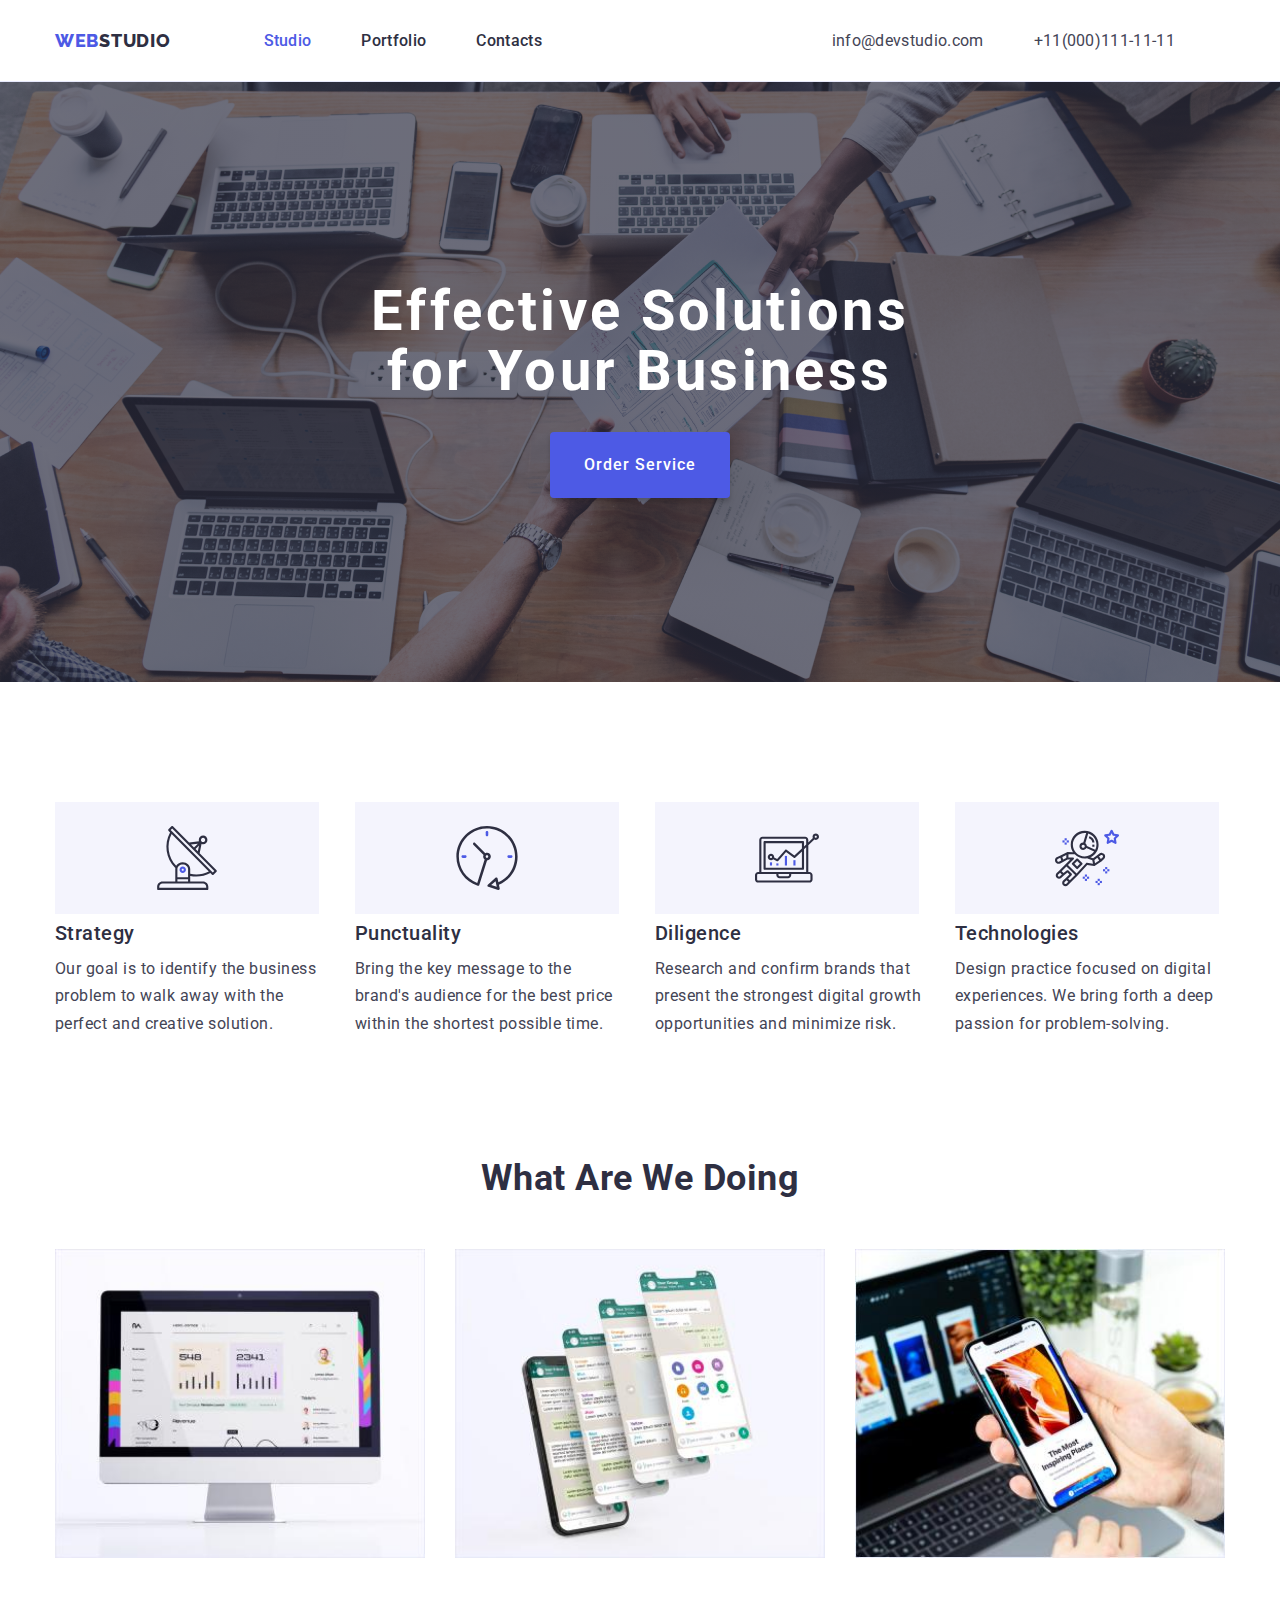
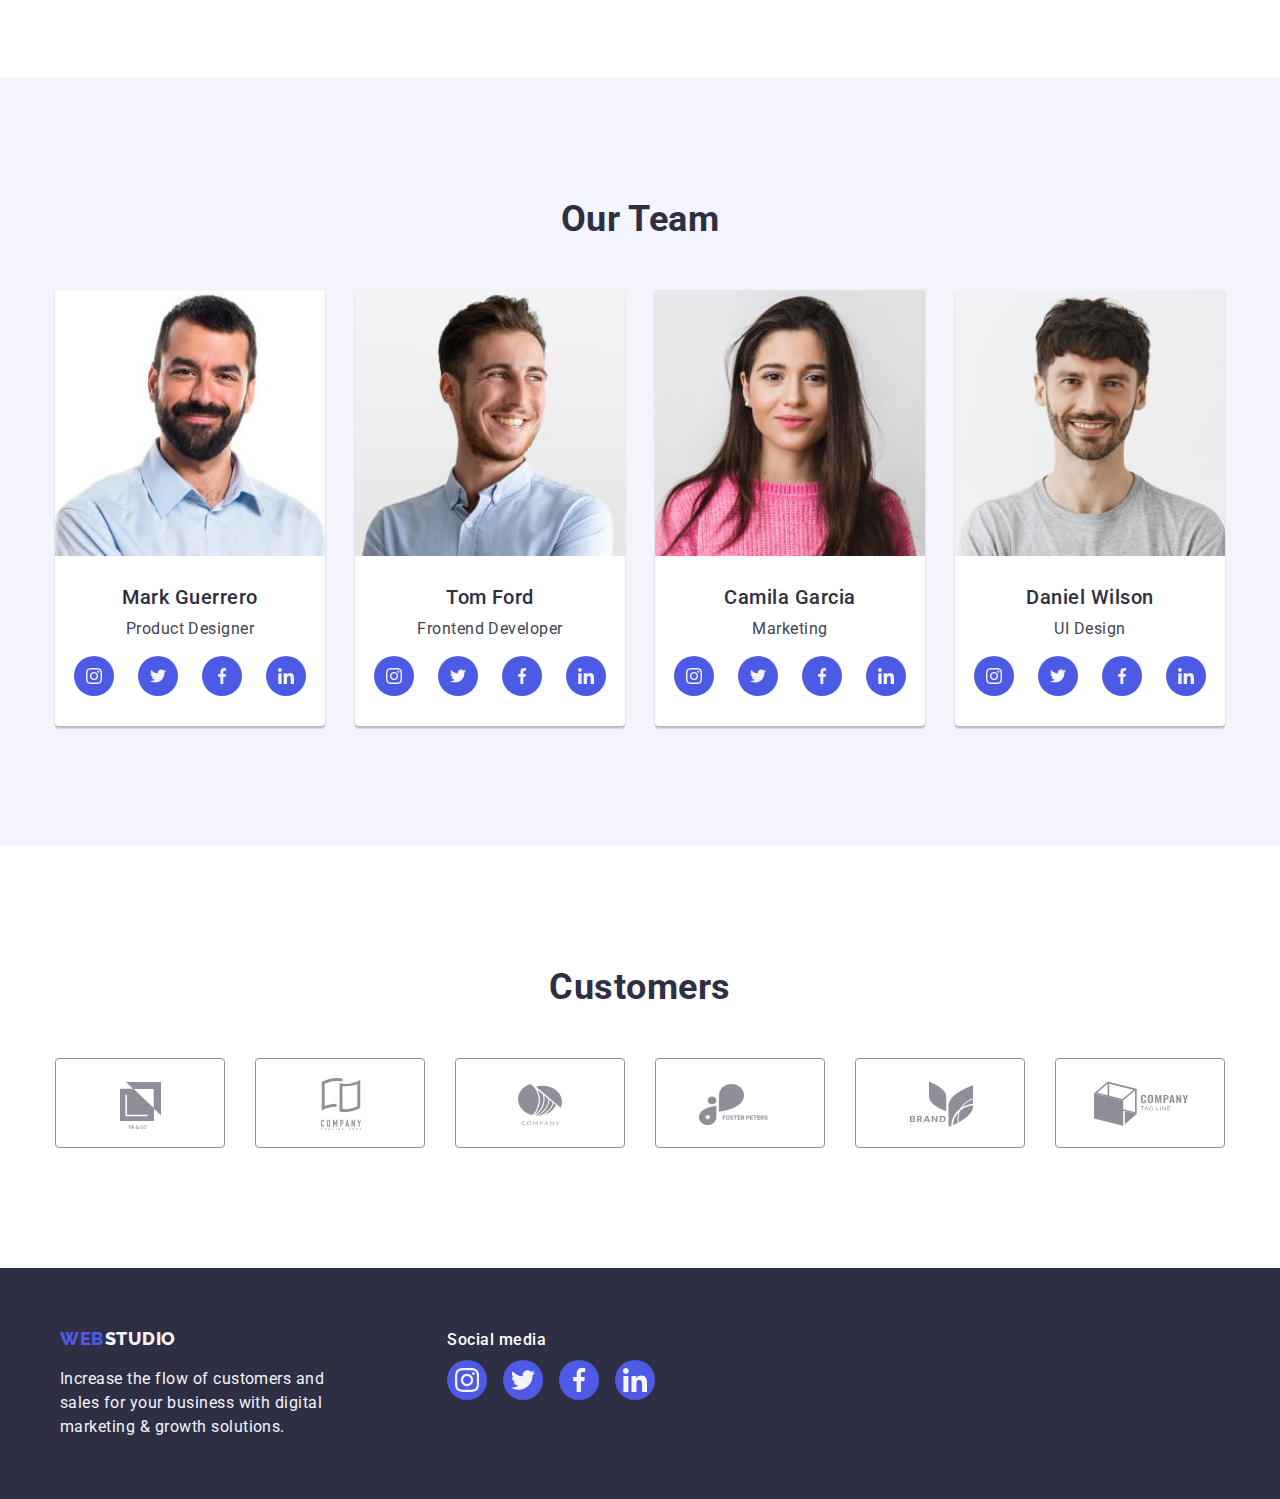
<file: index.html>
<!DOCTYPE html>
<html>
  <head>
    <meta charset="UTF-8" />
    <meta name="viewport" content="width=device-width, initial-scale=1.0" />
    <title>Studio</title>

    <!--FONTS-->
    <link rel="preconnect" href="https://fonts.googleapis.com" />
    <link rel="preconnect" href="https://fonts.gstatic.com" crossorigin />
    <link
      href="https://fonts.googleapis.com/css2?family=Raleway:wght@800&family=Roboto:wght@400;500;700;900&display=swap"
      rel="stylesheet"
    />

    <!--CSS Normalizer-->
    <link
      rel="stylesheet"
      href="https://cdnjs.cloudflare.com/ajax/libs/modern-normalize/2.0.0/modern-normalize.min.css"
    />

    <!--CSS-->
    <link rel="stylesheet" href="./css/styles.css" />
  </head>
  <body>
    <!--Header-->
    <header class="page-header">
      <div class="container menu">
        <nav class="navigation">
          <a class="logo-link" href="./index.html"
            ><span class="logo">WEB</span><span class="studio">STUDIO</span></a
          >
          <ul class="nav-menu list">
            <li class="item">
              <a class="page current link" href="./index.html">Studio</a>
            </li>
            <li class="item">
              <a class="page link" href="./portfolio.html">Portfolio</a>
            </li>
            <li class="item">
              <a class="page link" href="#">Contacts</a>
            </li>
          </ul>
        </nav>

        <ul class="contacts-menu list">
          <li class="item">
            <a class="contact link" href="mailto:info@devstudio.com"
              >info@devstudio.com</a
            >
          </li>
          <li class="item">
            <a class="contact link" href="tel:+110001111111"
              >+11(000)111-11-11</a
            >
          </li>
        </ul>
      </div>
    </header>

    <main>
      <!--Hero Section-->
      <section class="hero">
        <div class="container">
          <h1 class="hero-title">
            Effective Solutions<br />
            for Your Business
          </h1>
          <button class="button primary" type="button">Order Service</button>
        </div>
      </section>

      <!--Benefits Section-->
      <section class="section">
        <div class="container">
          <ul class="benefits list">
            <li class="item">
              <div class="icon">
                <svg class="benefits-item-icon" width="64" height="64">
                  <use href="./images/icons.svg#antenna"></use>
                </svg>
              </div>
              <h3 class="title">Strategy</h3>
              <p class="description">
                Our goal is to identify the business<br />problem to walk away
                with the<br />perfect and creative solution.
              </p>
            </li>
            <li class="item">
              <div class="icon">
                <svg class="benefits-item-icon" width="64" height="64">
                  <use href="./images/icons.svg#clock"></use>
                </svg>
              </div>
              <h3 class="title">Punctuality</h3>
              <p class="description">
                Bring the key message to the<br />brand's audience for the best
                price<br />within the shortest possible time.
              </p>
            </li>
            <li class="item">
              <div class="icon">
                <svg class="benefits-item-icon" width="64" height="64">
                  <use href="./images/icons.svg#diagram"></use>
                </svg>
              </div>
              <h3 class="title">Diligence</h3>
              <p class="description">
                Research and confirm brands that<br />present the strongest
                digital growth<br />opportunities and minimize risk.
              </p>
            </li>
            <li class="item">
              <div class="icon">
                <svg class="benefits-item-icon" width="64" height="64">
                  <use href="./images/icons.svg#astronaut"></use>
                </svg>
              </div>
              <h3 class="title">Technologies</h3>
              <p class="description">
                Design practice focused on digital<br />experiences. We bring
                forth a deep<br />passion for problem-solving.
              </p>
            </li>
          </ul>
        </div>
      </section>
      <!--What We Do Section-->
      <section class="section no-top-padding">
        <div class="container">
          <h2 class="section-title">What Are We Doing</h2>
          <ul class="what-we-do list">
            <li class="item">
              <img
                src="./images/img-1.jpg"
                alt="monitor"
                width="370"
                height="294"
                class="image"
              />
            </li>
            <li class="item">
              <img
                src="./images/img-2.jpg"
                alt="mobile phone"
                width="370"
                height="294"
                class="image"
              />
            </li>
            <li class="item">
              <img
                src="./images/img-3.jpg"
                alt="mobile and laptop"
                width="370"
                height="294"
                class="image"
              />
            </li>
          </ul>
        </div>
      </section>

      <!--Team Section-->
      <section class="section bg-team">
        <div class="container">
          <h2 class="section-title">Our Team</h2>
          <ul class="team list">
            <li class="item">
              <img
                src="./images/img-4.jpg"
                alt="Mark Guerrero"
                width="270"
                height="260"
                class="image"
              />
              <h3 class="name">Mark Guerrero</h3>
              <p class="position">Product Designer</p>
              <ul class="social-team list">
                <li class="icon-item">
                  <a
                    class="link"
                    href="https://www.instagram.com/"
                    target="_blank"
                    rel="noopener noreferrer"
                    aria-label="Link to Instagram"
                    ><svg class="icon" width="16" height="16">
                      <use href="./images/icons.svg#icon-instagram"></use></svg
                  ></a>
                </li>
                <li class="icon-item">
                  <a
                    class="link"
                    href="https://twitter.com/"
                    target="_blank"
                    rel="noopener noreferrer"
                    aria-label="Link to Twitter"
                    ><svg class="icon" width="16" height="16">
                      <use href="./images/icons.svg#icon-twitter"></use></svg
                  ></a>
                </li>
                <li class="icon-item">
                  <a
                    class="link"
                    href="https://www.facebook.com/"
                    target="_blank"
                    rel="noopener noreferrer"
                    aria-label="Link to Facebook"
                    ><svg class="icon" width="16" height="16">
                      <use href="./images/icons.svg#icon-facebook"></use></svg
                  ></a>
                </li>
                <li class="icon-item">
                  <a
                    class="link"
                    href="https://www.linkedin.com/"
                    target="_blank"
                    rel="noopener noreferrer"
                    aria-label="Link to Linkedin"
                    ><svg class="icon" width="16" height="16">
                      <use href="./images/icons.svg#icon-linkedin"></use></svg
                  ></a>
                </li>
              </ul>
            </li>
            <li class="item">
              <img
                src="./images/img-5.jpg"
                alt="Tom Ford"
                width="270"
                height="260"
                class="image"
              />
              <h3 class="name">Tom Ford</h3>
              <p class="position">Frontend Developer</p>
              <ul class="social-team list">
                <li class="icon-item">
                  <a
                    class="link"
                    href="https://www.instagram.com/"
                    target="_blank"
                    rel="noopener noreferrer"
                    aria-label="Link to Instagram"
                    ><svg class="icon" width="16" height="16">
                      <use href="./images/icons.svg#icon-instagram"></use></svg
                  ></a>
                </li>
                <li class="icon-item">
                  <a
                    class="link"
                    href="https://twitter.com/"
                    target="_blank"
                    rel="noopener noreferrer"
                    aria-label="Link to Twitter"
                    ><svg class="icon" width="16" height="16">
                      <use href="./images/icons.svg#icon-twitter"></use></svg
                  ></a>
                </li>
                <li class="icon-item">
                  <a
                    class="link"
                    href="https://www.facebook.com/"
                    target="_blank"
                    rel="noopener noreferrer"
                    aria-label="Link to Facebook"
                    ><svg class="icon" width="16" height="16">
                      <use href="./images/icons.svg#icon-facebook"></use></svg
                  ></a>
                </li>
                <li class="icon-item">
                  <a
                    class="link"
                    href="https://www.linkedin.com/"
                    target="_blank"
                    rel="noopener noreferrer"
                    aria-label="Link to Linkedin"
                    ><svg class="icon" width="16" height="16">
                      <use href="./images/icons.svg#icon-linkedin"></use></svg
                  ></a>
                </li>
              </ul>
            </li>
            <li class="item">
              <img
                src="./images/img-6.jpg"
                alt="Camila Garcia"
                width="270"
                height="260"
                class="image"
              />
              <h3 class="name">Camila Garcia</h3>
              <p class="position">Marketing</p>
              <ul class="social-team list">
                <li class="icon-item">
                  <a
                    class="link"
                    href="https://www.instagram.com/"
                    target="_blank"
                    rel="noopener noreferrer"
                    aria-label="Link to Instagram"
                    ><svg class="icon" width="16" height="16">
                      <use href="./images/icons.svg#icon-instagram"></use></svg
                  ></a>
                </li>
                <li class="icon-item">
                  <a
                    class="link"
                    href="https://twitter.com/"
                    target="_blank"
                    rel="noopener noreferrer"
                    aria-label="Link to Twitter"
                    ><svg class="icon" width="16" height="16">
                      <use href="./images/icons.svg#icon-twitter"></use></svg
                  ></a>
                </li>
                <li class="icon-item">
                  <a
                    class="link"
                    href="https://www.facebook.com/"
                    target="_blank"
                    rel="noopener noreferrer"
                    aria-label="Link to Facebook"
                    ><svg class="icon" width="16" height="16">
                      <use href="./images/icons.svg#icon-facebook"></use></svg
                  ></a>
                </li>
                <li class="icon-item">
                  <a
                    class="link"
                    href="https://www.linkedin.com/"
                    target="_blank"
                    rel="noopener noreferrer"
                    aria-label="Link to Linkedin"
                    ><svg class="icon" width="16" height="16">
                      <use href="./images/icons.svg#icon-linkedin"></use></svg
                  ></a>
                </li>
              </ul>
            </li>
            <li class="item">
              <img
                src="./images/img-7.jpg"
                alt="Daniel Wilson"
                width="270"
                height="260"
                class="image"
              />
              <h3 class="name">Daniel Wilson</h3>
              <p class="position">UI Design</p>
              <ul class="social-team list">
                <li class="icon-item">
                  <a
                    class="link"
                    href="https://www.instagram.com/"
                    target="_blank"
                    rel="noopener noreferrer"
                    aria-label="Link to Instagram"
                    ><svg class="icon" width="16" height="16">
                      <use href="./images/icons.svg#icon-instagram"></use></svg
                  ></a>
                </li>
                <li class="icon-item">
                  <a
                    class="link"
                    href="https://twitter.com/"
                    target="_blank"
                    rel="noopener noreferrer"
                    aria-label="Link to Twitter"
                    ><svg class="icon" width="16" height="16">
                      <use href="./images/icons.svg#icon-twitter"></use></svg
                  ></a>
                </li>
                <li class="icon-item">
                  <a
                    class="link"
                    href="https://www.facebook.com/"
                    target="_blank"
                    rel="noopener noreferrer"
                    aria-label="Link to Facebook"
                    ><svg class="icon" width="16" height="16">
                      <use href="./images/icons.svg#icon-facebook"></use></svg
                  ></a>
                </li>
                <li class="icon-item">
                  <a
                    class="link"
                    href="https://www.linkedin.com/"
                    target="_blank"
                    rel="noopener noreferrer"
                    aria-label="Link to Linkedin"
                    ><svg class="icon" width="16" height="16">
                      <use href="./images/icons.svg#icon-linkedin"></use></svg
                  ></a>
                </li>
              </ul>
            </li>
          </ul>
        </div>
      </section>

      <!--Customer Section-->
      <section class="section">
        <div class="container">
          <h2 class="section-title">Customers</h2>
          <ul class="partners list">
            <li class="item">
              <a href="" class="link" aria-label="Client 1">
                <svg class="icon" width="104" height="56">
                  <use href="./images/icons.svg#icon1-customer"></use>
                </svg>
              </a>
            </li>
            <li class="item">
              <a href="" class="link" aria-label="Client 1">
                <svg class="icon" width="104" height="56">
                  <use href="./images/icons.svg#icon2-customer"></use>
                </svg>
              </a>
            </li>
            <li class="item">
              <a href="" class="link" aria-label="Client 1">
                <svg class="icon" width="104" height="56">
                  <use href="./images/icons.svg#icon3-customer"></use>
                </svg>
              </a>
            </li>
            <li class="item">
              <a href="" class="link" aria-label="Client 1">
                <svg class="icon" width="104" height="56">
                  <use href="./images/icons.svg#icon4-customer"></use>
                </svg>
              </a>
            </li>
            <li class="item">
              <a href="" class="link" aria-label="Client 1">
                <svg class="icon" width="104" height="56">
                  <use href="./images/icons.svg#icon5-customer"></use>
                </svg>
              </a>
            </li>
            <li class="item">
              <a href="" class="link" aria-label="Client 1">
                <svg class="icon" width="104" height="56">
                  <use href="./images/icons.svg#icon6-customer"></use>
                </svg>
              </a>
            </li>
          </ul>
        </div>
      </section>
    </main>

    <!--Footer-->
    <footer class="page-footer">
      <div class="container">
        <!--Main Footer-->
        <div class="footer">
          <!--Footer 1-->
          <div class="footer-address">
            <a class="logo-link" href="./index.html"
              ><span class="logo">WEB</span>
              <span class="studio-footer">STUDIO</span></a
            >
            <p class="footer-description">
              Increase the flow of customers and<br />sales for your business
              with digital<br />marketing & growth solutions.
            </p>
          </div>

          <!--Footer 2-->
          <div class="footer-block">
            <b class="footer-heading">Social media</b>
            <ul class="social-footer list">
              <li class="icon-item">
                <a
                  class="link"
                  href="https://www.instagram.com/"
                  target="_blank"
                  rel="noopener noreferrer"
                  aria-label="Link to Instagram"
                  ><svg class="icon" width="24" height="24">
                    <use href="./images/icons.svg#icon2-instagram"></use></svg
                ></a>
              </li>
              <li class="icon-item">
                <a
                  class="link"
                  href="https://www.twitter.com/"
                  target="_blank"
                  rel="noopener noreferrer"
                  aria-label="Link to Twitter"
                  ><svg class="icon" width="24" height="24">
                    <use href="./images/icons.svg#icon2-twitter"></use></svg
                ></a>
              </li>
              <li class="icon-item">
                <a
                  class="link"
                  href="https://www.facebook.com/"
                  target="_blank"
                  rel="noopener noreferrer"
                  aria-label="Link to Facebook"
                  ><svg class="icon" width="24" height="24">
                    <use href="./images/icons.svg#icon2-facebook"></use></svg
                ></a>
              </li>
              <li class="icon-item">
                <a
                  class="link"
                  href="https://www.linkedin.com/"
                  target="_blank"
                  rel="noopener noreferrer"
                  aria-label="Link to Linkedin"
                  ><svg class="icon" width="24" height="24">
                    <use href="./images/icons.svg#icon2-linkedin"></use></svg
                ></a>
              </li>
            </ul>
          </div>
        </div>
      </div>
    </footer>
  </body>
</html>
</file>
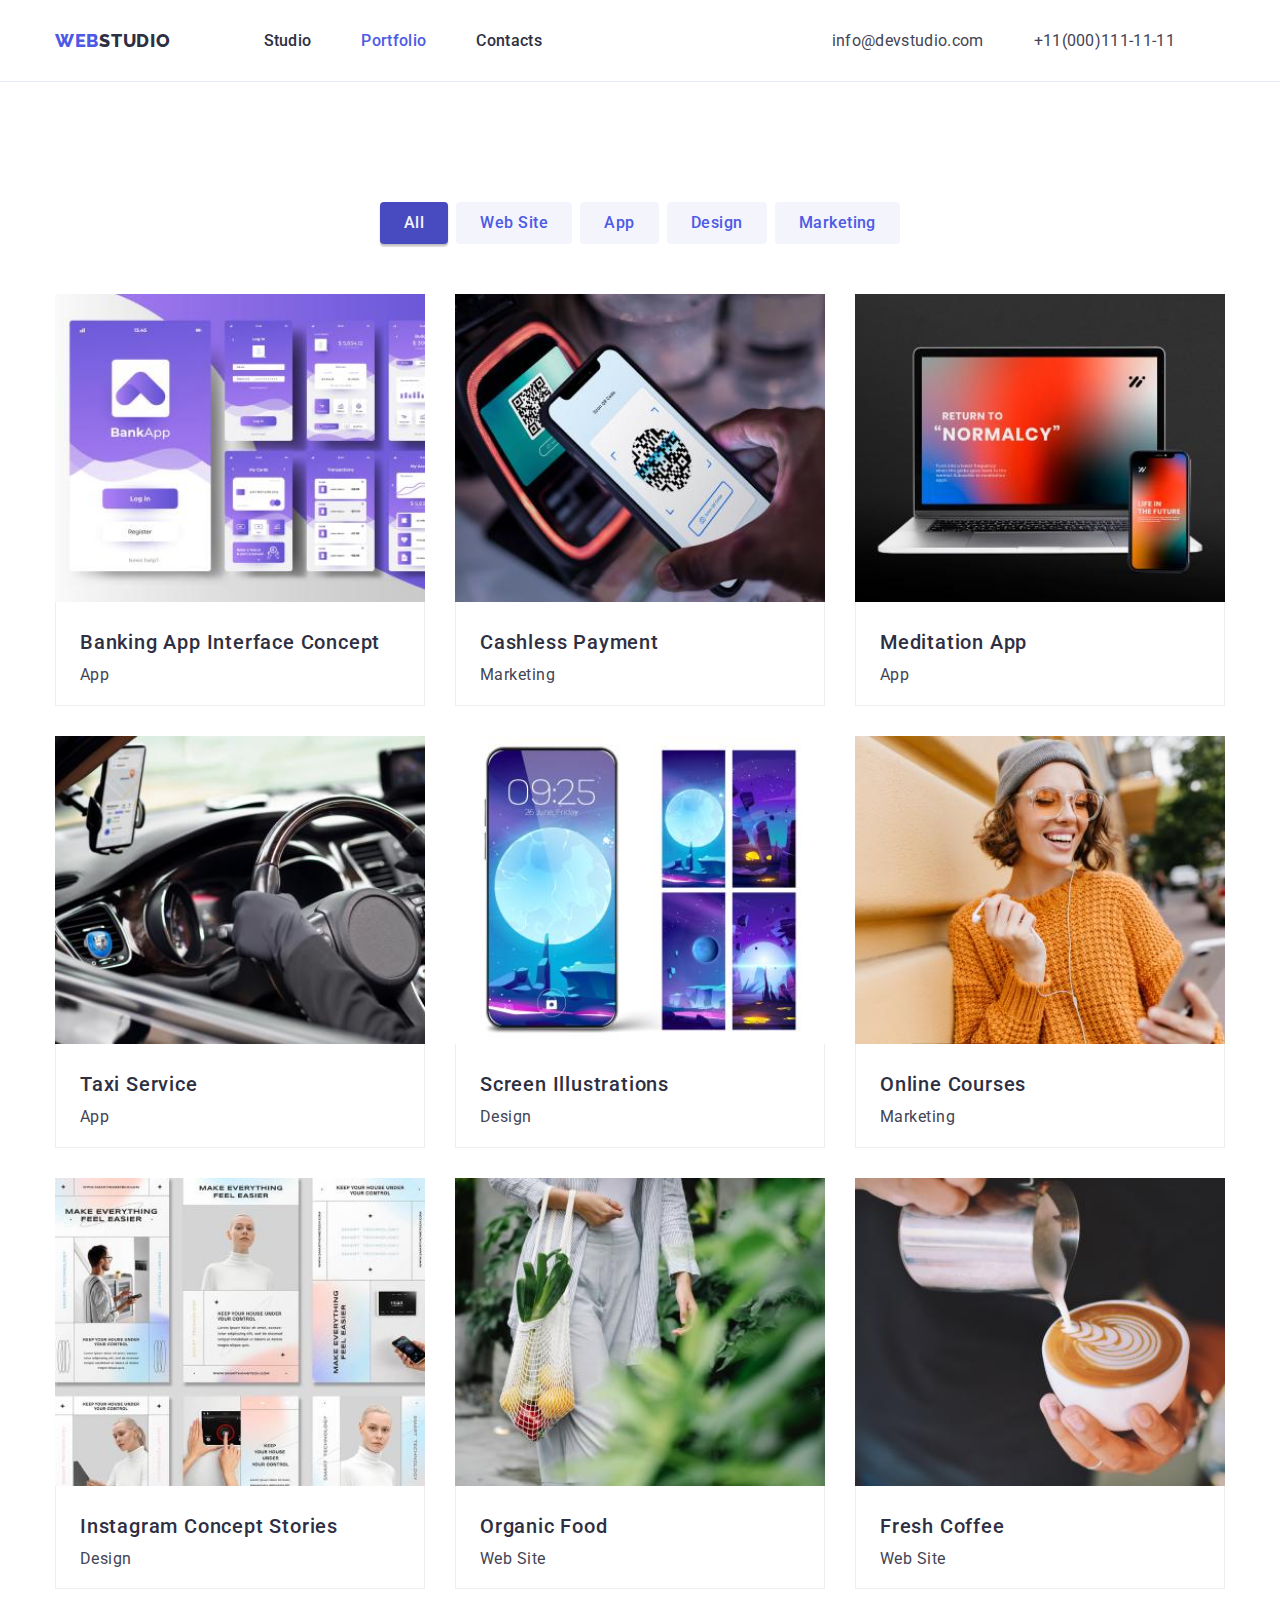
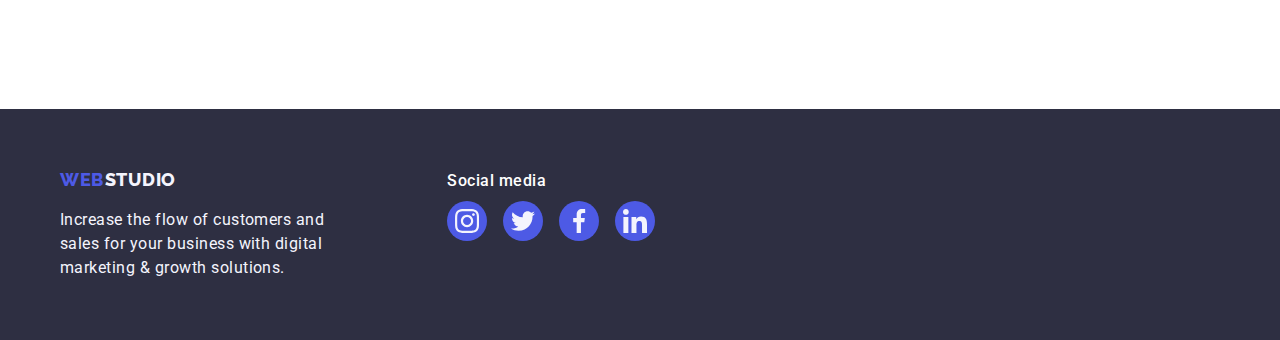
<file: portfolio.html>
<!DOCTYPE html>
<html>
  <head>
    <meta charset="UTF-8" />
    <meta name="viewport" content="width=device-width, initial-scale=1.0" />
    <title>Portfolio</title>

    <!--FONTS-->
    <link rel="preconnect" href="https://fonts.googleapis.com" />
    <link rel="preconnect" href="https://fonts.gstatic.com" crossorigin />
    <link
      href="https://fonts.googleapis.com/css2?family=Raleway:wght@800&family=Roboto:wght@400;500;700;900&display=swap"
      rel="stylesheet"
    />

    <!--CSS Normalizer-->
    <link
      rel="stylesheet"
      href="https://cdnjs.cloudflare.com/ajax/libs/modern-normalize/2.0.0/modern-normalize.min.css"
    />

    <!--CSS-->
    <link rel="stylesheet" href="./css/styles.css" />
  </head>
  <body>
    <!--Header-->
    <header class="page-header">
      <div class="container menu">
        <nav class="navigation">
          <a class="logo-link" href="./index.html"
            ><span class="logo">WEB</span><span class="studio">STUDIO</span></a
          >
          <ul class="nav-menu list">
            <li class="item">
              <a class="page link" href="./index.html">Studio</a>
            </li>
            <li class="item">
              <a class="page current link" href="./portfolio.html">Portfolio</a>
            </li>
            <li class="item">
              <a class="page link" href="#">Contacts</a>
            </li>
          </ul>
        </nav>

        <ul class="contacts-menu list">
          <li class="item">
            <a class="contact link" href="mailto:info@devstudio.com"
              >info@devstudio.com</a
            >
          </li>
          <li class="item">
            <a class="contact link" href="tel:+110001111111"
              >+11(000)111-11-11</a
            >
          </li>
        </ul>
      </div>
    </header>
    <main>
      <!--Buttons(Portfolio)-->
      <section class="section">
        <div class="container">
          <ul class="filters list">
            <li class="space">
              <button class="button filter current" type="button">All</button>
            </li>
            <li class="space">
              <button class="button filter" type="button">Web Site</button>
            </li>
            <li class="space">
              <button class="button filter" type="button">App</button>
            </li>
            <li class="space">
              <button class="button filter" type="button">Design</button>
            </li>
            <li class="space">
              <button class="button filter" type="button">Marketing</button>
            </li>
          </ul>

          <!--Portfolio-->
          <ul class="projects list">
            <li class="project-card">
              <a href="" class="project link">
                <img
                  src="./images/img-8.jpg"
                  alt="Banking App"
                  width="370"
                  height="294"
                  class="image"
                />
                <div class="substrate">
                  <h2 class="name">Banking App Interface Concept</h2>
                  <p class="type">App</p>
                </div>
              </a>
            </li>
            <li class="project-card">
              <a href="" class="project link">
                <img
                  src="./images/img-9.jpg"
                  alt="Cashless Payment"
                  width="370"
                  height="294"
                  class="image"
                />
                <div class="substrate">
                  <h2 class="name">Cashless Payment</h2>
                  <p class="type">Marketing</p>
                </div>
              </a>
            </li>
            <li class="project-card">
              <a href="" class="project link">
                <img
                  src="./images/img-10.jpg"
                  alt="Meditation App"
                  width="370"
                  height="294"
                  class="image"
                />
                <div class="substrate">
                  <h2 class="name">Meditation App</h2>
                  <p class="type">App</p>
                </div>
              </a>
            </li>
            <li class="project-card">
              <a href="" class="project link">
                <img
                  src="./images/img-11.jpg"
                  alt="Taxi Service"
                  width="370"
                  height="294"
                  class="image"
                />
                <div class="substrate">
                  <h2 class="name">Taxi Service</h2>
                  <p class="type">App</p>
                </div>
              </a>
            </li>
            <li class="project-card">
              <a href="" class="project link">
                <img
                  src="./images/img-12.jpg"
                  alt="Screen Illustrations"
                  width="370"
                  height="294"
                  class="image"
                />
                <div class="substrate">
                  <h2 class="name">Screen Illustrations</h2>
                  <p class="type">Design</p>
                </div>
              </a>
            </li>
            <li class="project-card">
              <a href="" class="project link">
                <img
                  src="./images/img-13.jpg"
                  alt="Online Courses"
                  width="370"
                  height="294"
                  class="image"
                />
                <div class="substrate">
                  <h2 class="name">Online Courses</h2>
                  <p class="type">Marketing</p>
                </div>
              </a>
            </li>
            <li class="project-card">
              <a href="" class="project link">
                <img
                  src="./images/img-14.jpg"
                  alt="Instagram Stories"
                  width="370"
                  height="294"
                  class="image"
                />
                <div class="substrate">
                  <h2 class="name">Instagram Concept Stories</h2>
                  <p class="type">Design</p>
                </div>
              </a>
            </li>
            <li class="project-card">
              <a href="" class="project link">
                <img
                  src="./images/img-15.jpg"
                  alt="Organic Food"
                  width="370"
                  height="294"
                  class="image"
                />
                <div class="substrate">
                  <h2 class="name">Organic Food</h2>
                  <p class="type">Web Site</p>
                </div>
              </a>
            </li>
            <li class="project-card">
              <a href="" class="project link">
                <img
                  src="./images/img-16.jpg"
                  alt="Coffee"
                  width="370"
                  height="294"
                  class="image"
                />
                <div class="substrate">
                  <h2 class="name">Fresh Coffee</h2>
                  <p class="type">Web Site</p>
                </div>
              </a>
            </li>
          </ul>
        </div>
      </section>
    </main>

    <!--Footer-->
    <footer class="page-footer">
      <div class="container">
        <!--Main Footer-->
        <div class="footer">
          <!--Footer 1-->
          <div class="footer-address">
            <a class="logo-link" href="./index.html"
              ><span class="logo">WEB</span>
              <span class="studio-footer">STUDIO</span></a
            >
            <p class="footer-description">
              Increase the flow of customers and<br />sales for your business
              with digital<br />marketing & growth solutions.
            </p>
          </div>

          <!--Footer 2-->
          <div class="footer-block">
            <b class="footer-heading">Social media</b>
            <ul class="social-footer list">
              <li class="icon-item">
                <a
                  class="link"
                  href="https://www.instagram.com/"
                  target="_blank"
                  rel="noopener noreferrer"
                  aria-label="Link to Instagram"
                  ><svg class="icon" width="24" height="24">
                    <use href="./images/icons.svg#icon2-instagram"></use></svg
                ></a>
              </li>
              <li class="icon-item">
                <a
                  class="link"
                  href="https://www.twitter.com/"
                  target="_blank"
                  rel="noopener noreferrer"
                  aria-label="Link to Twitter"
                  ><svg class="icon" width="24" height="24">
                    <use href="./images/icons.svg#icon2-twitter"></use></svg
                ></a>
              </li>
              <li class="icon-item">
                <a
                  class="link"
                  href="https://www.facebook.com/"
                  target="_blank"
                  rel="noopener noreferrer"
                  aria-label="Link to Facebook"
                  ><svg class="icon" width="24" height="24">
                    <use href="./images/icons.svg#icon2-facebook"></use></svg
                ></a>
              </li>
              <li class="icon-item">
                <a
                  class="link"
                  href="https://www.linkedin.com/"
                  target="_blank"
                  rel="noopener noreferrer"
                  aria-label="Link to Linkedin"
                  ><svg class="icon" width="24" height="24">
                    <use href="./images/icons.svg#icon2-linkedin"></use></svg
                ></a>
              </li>
            </ul>
          </div>
        </div>
      </div>
    </footer>
  </body>
</html>
</file>
<file: css/styles.css>
/* CSS Variables */

:root {
  --iris: #4d5ae5;
  --navyblue: #2e2f42;
  --cloud: #f4f4fd;
  --cornflower: #e7e9fc;
  --ocean: #484bbf;
  --slate: #434455;
  --white: #fff;
  --cloud: #f4f4fd;
  --green: #31d0a3;
  --lightslate: #8e8f99;
}

h1,
h2,
h3,
h4,
h5,
h6,
p {
  margin: 0;
}

html {
  box-sizing: border-box;
}

*,
*::before,
*::after {
  box-sizing: inherit;
}

img {
  display: block;
  max-width: 100%;
  height: auto;
}

body {
  font-family: "Roboto", sans-serif;
  font-size: 16px;
  letter-spacing: 0.03em;
  color: var(--slate);
  background-color: var(--white);
}

/* General Elements */
.list {
  list-style: none;
  padding: 0;
  margin: 0;
}

.link {
  text-decoration: none;
  color: inherit;
}

.container {
  width: 1200px;
  padding: 0 15px;
  margin: 0 auto;
}

.menu,
.navigation,
.nav-menu,
.contacts-menu {
  display: flex;
  align-items: center;
}

.logo-link {
  font-family: "Raleway", sans-serif;
  font-size: 0;
  font-weight: 800;
  text-decoration: none;
}

.logo-link > span {
  font-size: 18px;
  line-height: 1.17;
  letter-spacing: 0.04em;
}

.studio {
  color: var(--navyblue);
}

.section-title {
  color: var(--navyblue);
  font-size: 36px;
  line-height: 1.17;
  text-align: center;
  font-weight: 700;
  margin-bottom: 50px;
}

.contacts-menu {
  margin-left: auto;
}

.nav-menu .item:not(:last-child),
.contacts-menu .item:not(last-child) {
  margin-right: 50px;
}

/*.bg-hero {
  /*background-color: var(--navyblue);
  background-image: url(../images/people-office-bg.png),
    linear-gradient(rgba(46, 47, 66, 0.7), rgba(46, 47, 66, 0.7));
  background-repeat: no-repeat;
  background-position: center;
  background-size: 100% 100%;*
}*/

.nav-menu .page,
.contacts-menu .contact {
  font-weight: 500;
  color: var(--navyblue);
  text-decoration: none;
  line-height: 1.14;
  letter-spacing: 0.02em;
  display: block;
  padding-top: 32px;
  padding-bottom: 31px;
}

.contacts-menu .contact {
  color: var(--slate);
  font-weight: 400;
}

.nav-menu {
  margin-left: 93px;
}

.nav-menu .page:hover,
.nav-menu .page:focus,
.nav-menu .page.current,
.contacts-menu .contact:hover,
.contacts-menu .contact:focus {
  color: var(--iris);
}

/*checked*/
.hero {
  padding: 200px 0;
  text-align: center;
  height: 600px;
  margin: 0 auto;
  background-image: linear-gradient(
      rgba(46, 47, 66, 0.7),
      rgba(46, 47, 66, 0.7)
    ),
    url(../images/people-office-bg.png);
  background-size: cover;
  background-position: center;
  background-repeat: no-repeat;
}

.hero-title {
  font-size: 56px;
  font-weight: 700;
  line-height: 1.07;
  letter-spacing: 0.06em;
  color: var(--white);
  margin-bottom: 30px;
}

.benefits .title {
  font-size: 20px;
  font-weight: 500;
  color: var(--navyblue);
  line-height: 1.14;
  margin-bottom: 10px;
}

.section .benefits {
  display: flex;
  flex-wrap: wrap;
  margin-left: -30px;
  margin-top: -30px;
}

.benefits .item {
  flex-basis: calc(100% / 4 - 30px);
  margin-left: 30px;
  margin-top: 30px;
}

.benefits .icon {
  width: 264px;
  height: 112px;
  display: flex;
  align-items: center;
  justify-content: center;
  margin-bottom: 8px;
  background-color: var(--cloud);
}

.benefits .description {
  color: var(--slate);
  line-height: 1.71;
  font-size: 16px;
  font-weight: 400;
}

.list.what-we-do {
  display: flex;
  flex-wrap: wrap;
  margin-left: -30px;
  margin-top: -30px;
}

.what-we-do .item {
  flex-basis: calc(100% / 3 - 30px);
  margin-left: 30px;
  margin-top: 30px;
}

.team {
  display: flex;
  flex-wrap: wrap;
  margin-left: -30px;
  margin-top: -30px;
}

.team .item {
  flex-basis: calc(100% / 4 - 30px);
  margin-left: 30px;
  margin-top: 30px;
  padding-bottom: 30px;
  background-color: var(--white);
  border-radius: 0px 0px 4px 4px;
  box-shadow: 0px 3px 1px rgba(0, 0, 0, 0.1), 0px 1px 2px rgba(0, 0, 0, 0.08),
    0px 2px 2px rgba(0, 0, 0, 0.12);
}

.bg-team {
  background-color: var(--cloud);
}

.team .name,
.team .position {
  line-height: 1.19;
  text-align: center;
}

.team .name {
  font-size: 20px;
  font-weight: 500;
  color: var(--navyblue);
  padding-top: 30px;
  padding-bottom: 10px;
}

.team .position {
  color: var(--slate);
  font-size: 16px;
  font-weight: 400;
  padding-bottom: 8px;
}

.social-team {
  padding-top: 10px;
  display: flex;
  justify-content: center;
  gap: 24px;
}

.social-team .link {
  display: flex;
  width: 100%;
  height: 100%;
  align-items: center;
  justify-content: center;
  border-radius: 50%;
  background-color: var(--iris);
  color: var(--cloud);
}

.icon-item {
  width: 40px;
  height: 40px;
}

.social-team .icon-item .link:hover,
.social-team .icon-item .link:focus {
  background-color: var(--ocean);
}

.social-footer .icon-item .link:hover,
.social-footer .icon-item .link:focus {
  background-color: var(--green);
}

.social-team .icon {
  width: 16px;
  height: 16px;
  fill: currentColor;
}

.social-link {
  width: 40px;
  height: 40px;
  display: flex;
  align-items: center;
  justify-content: center;
  border-radius: 100%;
  background-color: var(--iris);
}

.social-link:hover,
.social-link:focus {
  background-color: var(--ocean);
  box-shadow: 0px 3px 1px rgba(0, 0, 0, 0.1), 0px 1px 2px rgba(0, 0, 0, 0.08),
    0px 2px 2px rgba(0, 0, 0, 0.12);
}

.substrate {
  background-color: var(--white);
  padding: 20px 24px;
  border: 1px solid #eeeeee;
  border-top: 0;
}

.page-footer {
  padding: 60px 0 60px 60px;
  background-color: var(--navyblue);
  margin: 0 auto;
}

.footer {
  display: flex;
  flex-wrap: wrap;
  margin-top: -12px;
  margin-left: -50px;
  align-items: baseline;
}

.footer-address {
  margin-top: 12px;
  margin-left: 25px;
}

.footer-block {
  margin-top: 12px;
  margin-left: 123px;
}

.studio-footer {
  color: var(--cloud);
}

.footer-heading {
  font-size: 16px;
  font-weight: 500;
  color: var(--white);
}

.social-footer {
  display: flex;
  justify-content: flex-start;
  gap: 16px;
  padding-top: 10px;
}

.social-footer .link {
  display: flex;
  height: 100%;
  width: 100%;
  align-items: center;
  justify-content: center;
  background-color: var(--iris);
  border-radius: 50%;
  color: var(--cloud);
}

.social-footer .icon {
  width: 24px;
  height: 24px;
  fill: currentColor;
}
.logo-link.footer {
  margin-bottom: 20px;
}

.footer-description {
  color: var(--cloud);
  font-size: 16px;
  line-height: 1.5;
  padding-top: 17px;
  font-weight: 400;
}

.footer-wrap {
  display: flex;
  padding-left: 100px;
}

.footer-social-list {
  display: flex;
  gap: 16px;
}

.button {
  border-color: transparent;
  cursor: pointer;
  font-family: inherit;
  font-size: 16px;
  border-radius: 4px;
  letter-spacing: 0.03em;
}

.button.primary {
  color: white;
  background-color: var(--iris);
  box-shadow: 0px 4px 4px rgba(0, 0, 0, 0.15);
  line-height: 1.87;
  letter-spacing: 0.06em;
  font-weight: 500;
  padding: 16px 32px;
}

.button.primary:hover,
.button.primary:focus {
  background-color: var(--ocean);
  box-shadow: 0px 3px 1px rgba(0, 0, 0, 0.1), 0px 1px 2px rgba(0, 0, 0, 0.08),
    0px 2px 2px rgba(0, 0, 0, 0.12);
}

.button.filter {
  background-color: var(--cloud);
  color: var(--iris);
  font-style: normal;
  line-height: 1.62;
  font-weight: 500;
  padding: 6px 22px;
}

.button.filter:hover,
.button.filter:focus,
.button.filter.current {
  background-color: var(--ocean);
  color: var(--cloud);
  box-shadow: 0px 3px 1px rgba(0, 0, 0, 0.1), 0px 1px 2px rgba(0, 0, 0, 0.08),
    0px 2px 2px rgba(0, 0, 0, 0.12);
}

.project .name {
  font-size: 20px;
  font-weight: 500;
  line-height: 2;
  letter-spacing: 0.04em;
  color: var(--navyblue);
  margin-bottom: 4px;
}

.project-type {
  color: var(--slate);
  font-weight: 400;
  line-height: 1.87;
  font-size: 16px;
}
/*Header Section*/

.logo,
.studio {
  display: inline-block;
}

.logo {
  color: var(--iris);
}

.page-header {
  border-bottom: 1px solid var(--cornflower);
}

/* Section */

.section {
  padding-top: 120px;
  padding-bottom: 120px;
}

.section.no-top-padding {
  padding-top: 0;
}

.partners {
  display: flex;
  gap: 30px;
}

.partners .item {
  height: 90px;
  width: calc((100% - 150px) / 6);
}

.partners .link {
  display: flex;
  width: 100%;
  height: 100%;
  border: 1px solid var(--lightslate);
  border-radius: 4px;
  justify-content: center;
  align-items: center;
  color: var(--lightslate);
}

.partners .icon {
  fill: currentColor;
}

.partners .link:hover,
.partners .link:focus {
  color: var(--ocean);
  border-color: var(--ocean);
}

.filters {
  display: flex;
  justify-content: center;
  margin-bottom: 50px;
}

.filters .space + .space {
  margin-left: 8px;
}

.projects {
  display: flex;
  flex-wrap: wrap;
  margin-left: -30px;
  margin-top: -30px;
}

.project-card {
  flex-basis: calc(100% / 3 - 30px);
  margin-left: 30px;
  margin-top: 30px;
}

.project-card:hover {
  box-shadow: 0px 2px 1px 0px rgba(46, 47, 66, 0.08),
    0px 1px 1px 0px rgba(46, 47, 66, 0.16),
    0px 1px 6px 0px rgba(46, 47, 66, 0.08);
}
</file>
